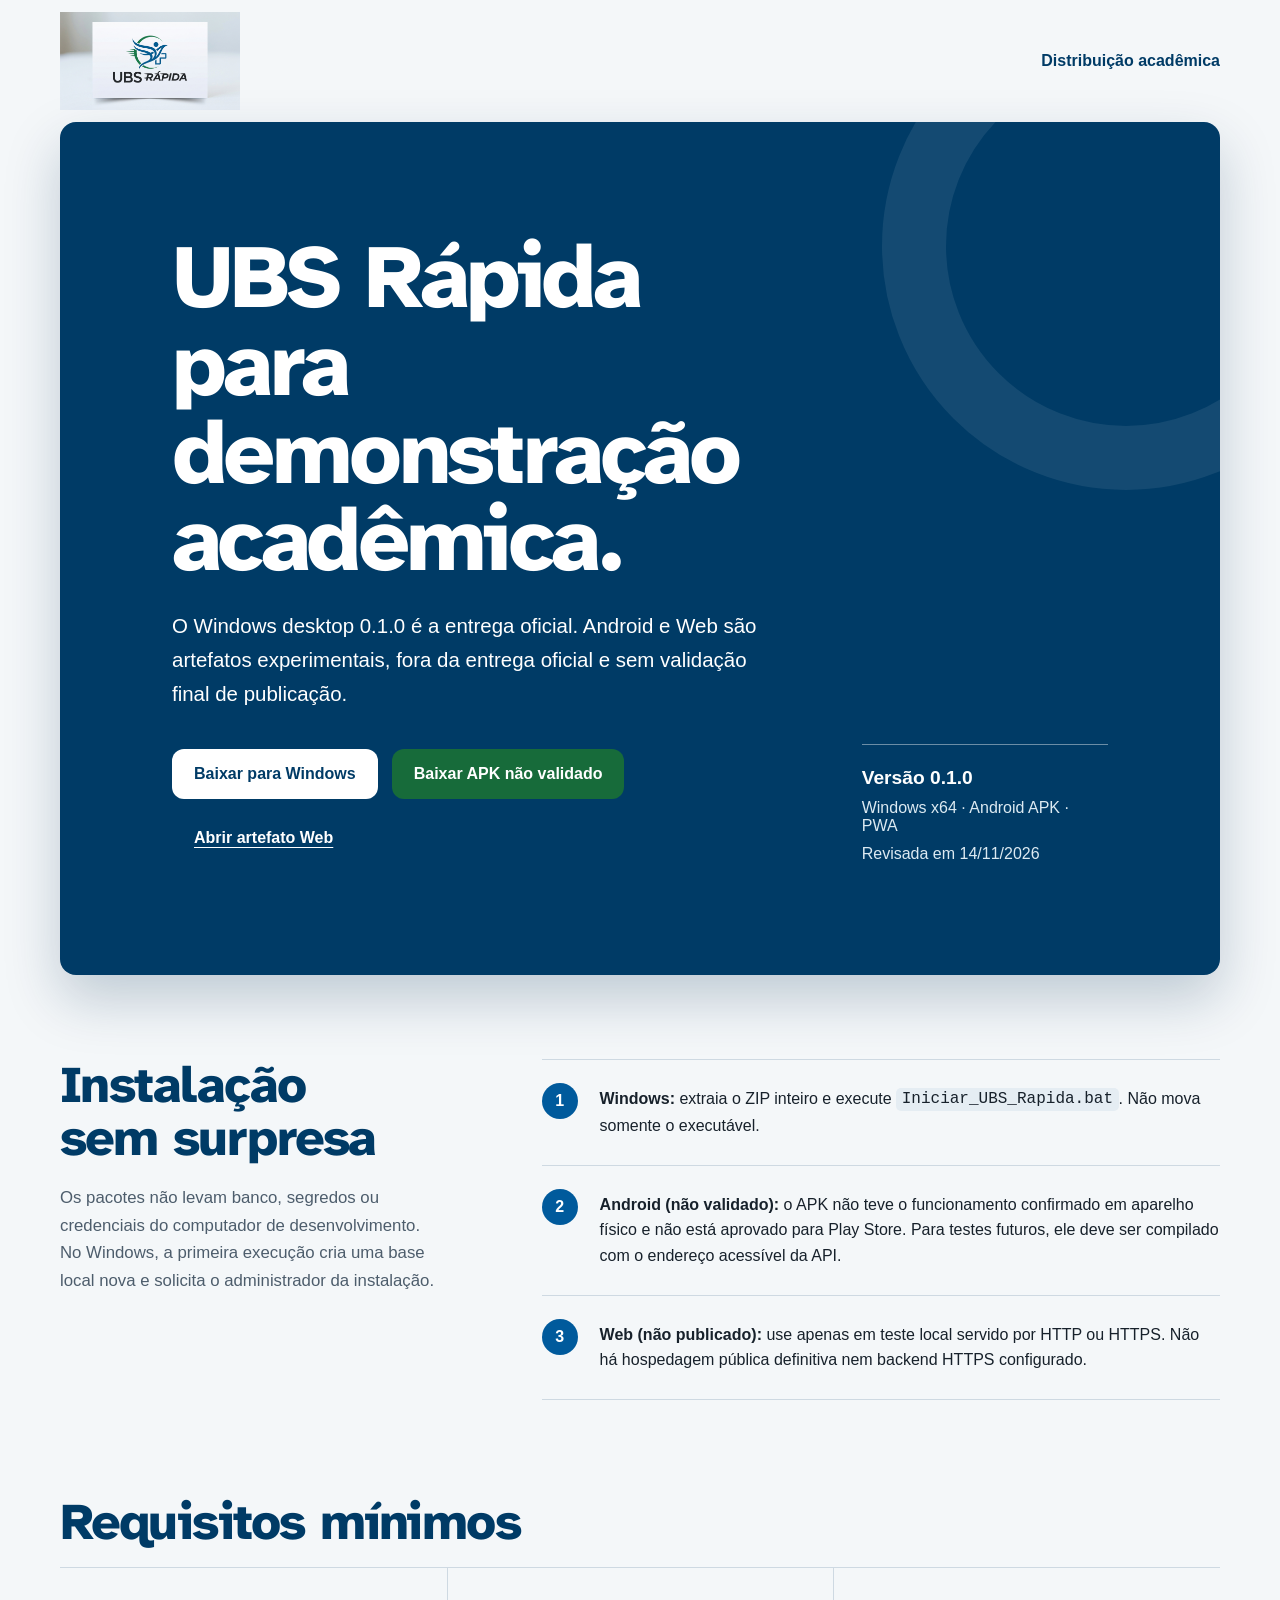
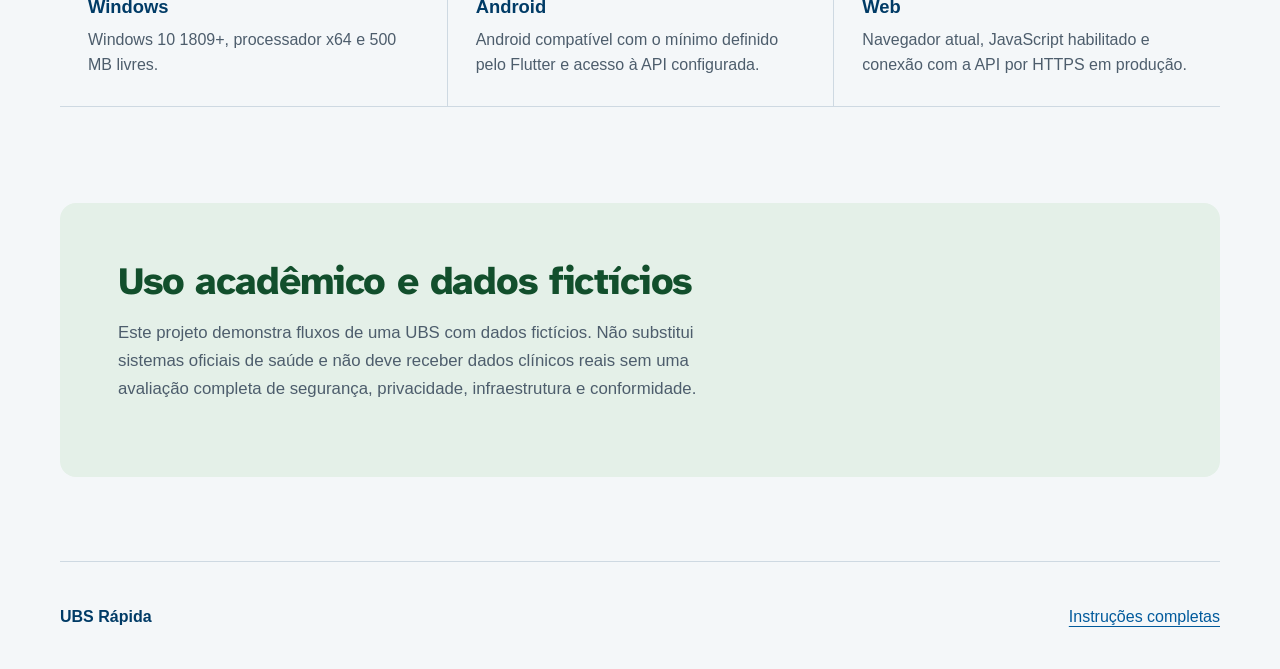
<file: packaging/downloads/index.html>
<!doctype html>
<html lang="pt-BR">
<head>
  <meta charset="utf-8">
  <meta name="viewport" content="width=device-width,initial-scale=1">
  <meta name="theme-color" content="#005a9c">
  <meta name="description" content="Downloads locais do aplicativo acadêmico UBS Rápida.">
  <title>Baixar UBS Rápida</title>
  <link rel="stylesheet" href="styles.css">
</head>
<body>
  <a class="skip-link" href="#conteudo">Ir para o conteúdo</a>
  <header class="topbar">
    <img src="assets/ubs-rapida-logo.jpg" alt="UBS Rápida" width="1408" height="768">
    <span>Distribuição acadêmica</span>
  </header>

  <main id="conteudo">
    <section class="hero" aria-labelledby="titulo">
      <div class="hero-copy">
        <h1 id="titulo">UBS Rápida para demonstração acadêmica.</h1>
        <p>O Windows desktop 0.1.0 é a entrega oficial. Android e Web são artefatos experimentais, fora da entrega oficial e sem validação final de publicação.</p>
        <div class="downloads" aria-label="Opções de download">
          <a class="button primary" href="../windows/UBS_Rapida-Windows-0.1.0.zip" download>Baixar para Windows</a>
          <a class="button secondary" href="../android/UBS_Rapida-Android-0.1.0.apk" download>Baixar APK não validado</a>
          <a class="button text" href="../web/index.html">Abrir artefato Web</a>
        </div>
      </div>
      <aside class="release" aria-label="Informações da versão">
        <strong>Versão 0.1.0</strong>
        <span>Windows x64 · Android APK · PWA</span>
        <span>Revisada em 14/11/2026</span>
      </aside>
    </section>

    <section class="instructions" aria-labelledby="instalacao">
      <div>
        <h2 id="instalacao">Instalação sem surpresa</h2>
        <p>Os pacotes não levam banco, segredos ou credenciais do computador de desenvolvimento. No Windows, a primeira execução cria uma base local nova e solicita o administrador da instalação.</p>
      </div>
      <ol>
        <li><strong>Windows:</strong> extraia o ZIP inteiro e execute <code>Iniciar_UBS_Rapida.bat</code>. Não mova somente o executável.</li>
        <li><strong>Android (não validado):</strong> o APK não teve o funcionamento confirmado em aparelho físico e não está aprovado para Play Store. Para testes futuros, ele deve ser compilado com o endereço acessível da API.</li>
        <li><strong>Web (não publicado):</strong> use apenas em teste local servido por HTTP ou HTTPS. Não há hospedagem pública definitiva nem backend HTTPS configurado.</li>
      </ol>
    </section>

    <section class="requirements" aria-labelledby="requisitos">
      <h2 id="requisitos">Requisitos mínimos</h2>
      <dl>
        <div><dt>Windows</dt><dd>Windows 10 1809+, processador x64 e 500 MB livres.</dd></div>
        <div><dt>Android</dt><dd>Android compatível com o mínimo definido pelo Flutter e acesso à API configurada.</dd></div>
        <div><dt>Web</dt><dd>Navegador atual, JavaScript habilitado e conexão com a API por HTTPS em produção.</dd></div>
      </dl>
    </section>

    <aside class="academic-note">
      <h2>Uso acadêmico e dados fictícios</h2>
      <p>Este projeto demonstra fluxos de uma UBS com dados fictícios. Não substitui sistemas oficiais de saúde e não deve receber dados clínicos reais sem uma avaliação completa de segurança, privacidade, infraestrutura e conformidade.</p>
    </aside>
  </main>

  <footer>
    <span>UBS Rápida</span>
    <a href="INSTALACAO.md">Instruções completas</a>
  </footer>
</body>
</html>
</file>
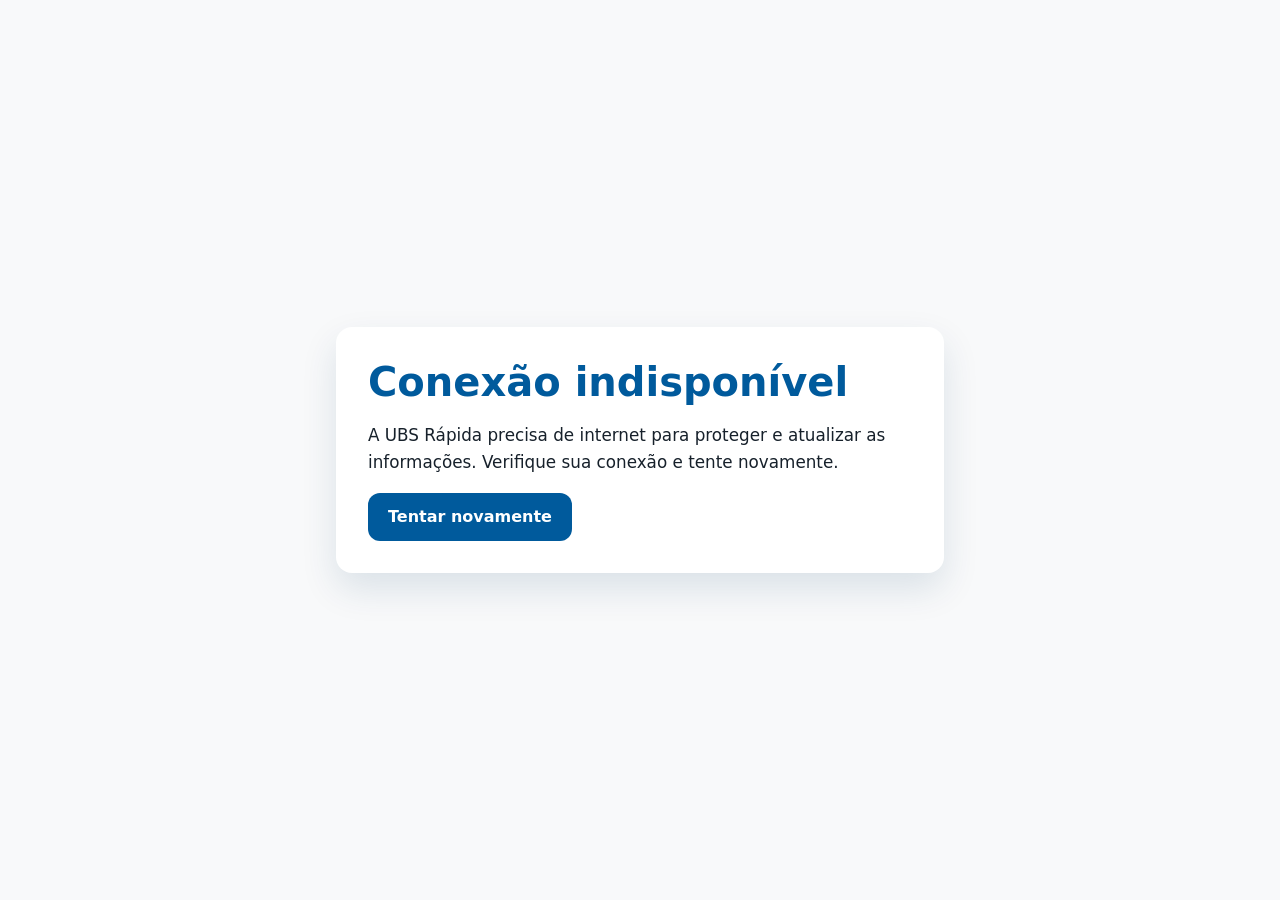
<file: frontend/web/offline.html>
<!doctype html>
<html lang="pt-BR">
<head>
  <meta charset="utf-8">
  <meta name="viewport" content="width=device-width,initial-scale=1">
  <meta name="theme-color" content="#005A9C">
  <title>UBS Rápida — sem conexão</title>
  <style>
    :root { color-scheme: light; font-family: system-ui, sans-serif; background: #f8f9fa; color: #17212b; }
    body { min-height: 100vh; display: grid; place-items: center; margin: 0; padding: 24px; box-sizing: border-box; }
    main { max-width: 34rem; padding: 32px; background: white; border-radius: 16px; box-shadow: 0 16px 36px rgba(0, 57, 99, .12); }
    h1 { color: #005a9c; margin: 0 0 12px; font-size: clamp(1.75rem, 5vw, 2.5rem); }
    p { font-size: 1.05rem; line-height: 1.6; }
    button { min-height: 48px; padding: 0 20px; border: 0; border-radius: 12px; background: #005a9c; color: white; font: inherit; font-weight: 700; cursor: pointer; }
    button:focus-visible { outline: 3px solid #17212b; outline-offset: 3px; }
  </style>
</head>
<body>
  <main>
    <h1>Conexão indisponível</h1>
    <p>A UBS Rápida precisa de internet para proteger e atualizar as informações. Verifique sua conexão e tente novamente.</p>
    <button type="button" onclick="location.reload()">Tentar novamente</button>
  </main>
</body>
</html>
</file>
<file: packaging/downloads/styles.css>
@font-face {
  font-family: "Atkinson Hyperlegible Next";
  src: url("assets/AtkinsonHyperlegibleNext-VariableFont_wght.ttf") format("truetype");
  font-style: normal;
  font-weight: 200 800;
  font-display: swap;
}

:root {
  color-scheme: light;
  --blue: #005a9c;
  --blue-dark: #003b66;
  --green: #176b3a;
  --ink: #17212b;
  --muted: #4d5d6c;
  --paper: #f4f7f9;
  --white: #ffffff;
  --line: #ced9e2;
  --focus: #f0b429;
  font-family: "Segoe UI", Arial, sans-serif;
  background: var(--paper);
  color: var(--ink);
}

* { box-sizing: border-box; }
html { scroll-behavior: smooth; }
body { margin: 0; min-width: 320px; }
main, section, div, aside, li, dl { min-width: 0; }
::selection { background: #c9e7f7; color: var(--blue-dark); }
a { color: var(--blue); text-underline-offset: .22em; }
a:focus-visible, button:focus-visible { outline: 3px solid var(--focus); outline-offset: 4px; }
.skip-link { position: fixed; z-index: 10; top: 12px; left: 12px; padding: 10px 14px; background: var(--ink); color: white; transform: translateY(-180%); }
.skip-link:focus { transform: translateY(0); }

.topbar, main, footer { width: min(1160px, calc(100% - 40px)); margin-inline: auto; }
.topbar { min-height: 122px; display: flex; align-items: center; justify-content: space-between; gap: 24px; color: var(--blue-dark); font-weight: 700; }
.topbar img { width: 180px; height: auto; display: block; object-fit: contain; }

.hero { position: relative; overflow: hidden; min-height: 590px; display: grid; grid-template-columns: minmax(0, 1.55fr) minmax(240px, .65fr); gap: clamp(40px, 8vw, 110px); align-items: end; padding: clamp(56px, 10vw, 112px); margin-bottom: 84px; background: var(--blue-dark); color: var(--white); border-radius: 16px; box-shadow: 0 24px 55px rgba(0, 46, 80, .22); }
.hero::after { content: ""; position: absolute; width: 360px; height: 360px; right: -150px; top: -120px; border: 64px solid rgba(255,255,255,.08); border-radius: 50%; }
.hero-copy { position: relative; z-index: 1; }
h1, h2 { margin-top: 0; font-family: "Atkinson Hyperlegible Next", "Segoe UI", sans-serif; text-wrap: balance; }
h1 { max-width: 12ch; margin-bottom: 24px; font-size: clamp(3rem, 7vw, 5.8rem); font-weight: 800; line-height: .98; letter-spacing: -.04em; }
.hero p { max-width: 62ch; margin: 0; color: var(--white); font-size: clamp(1.05rem, 1.8vw, 1.28rem); line-height: 1.65; }
.downloads { display: flex; flex-wrap: wrap; gap: 14px; margin-top: 38px; }
.button { min-height: 50px; display: inline-flex; align-items: center; justify-content: center; padding: 0 22px; border-radius: 12px; font-weight: 750; text-decoration: none; transition: transform .18s ease-out, background .18s ease-out, color .18s ease-out; }
.button:hover { transform: translateY(-2px); }
.button.primary { background: var(--white); color: var(--blue-dark); }
.button.secondary { background: var(--green); color: var(--white); }
.button.text { color: var(--white); text-decoration: underline; }
.release { position: relative; z-index: 1; display: grid; gap: 10px; padding-top: 22px; border-top: 1px solid rgba(255,255,255,.42); color: #dceaf2; font-variant-numeric: tabular-nums; }
.release strong { color: white; font-size: 1.2rem; }

.instructions { display: grid; grid-template-columns: .72fr 1.28fr; gap: clamp(36px, 8vw, 100px); align-items: start; margin-bottom: 96px; }
h2 { margin-bottom: 18px; color: var(--blue-dark); font-size: clamp(2rem, 4vw, 3.4rem); font-weight: 800; line-height: 1.05; letter-spacing: -.03em; }
.instructions p, .academic-note p { max-width: 65ch; color: var(--muted); font-size: 1.05rem; line-height: 1.65; }
ol { margin: 0; padding: 0; list-style: none; counter-reset: steps; border-top: 1px solid var(--line); }
ol li { counter-increment: steps; position: relative; padding: 26px 0 26px 58px; border-bottom: 1px solid var(--line); line-height: 1.6; }
ol li::before { content: counter(steps); position: absolute; left: 0; top: 23px; width: 36px; height: 36px; display: grid; place-items: center; border-radius: 50%; background: var(--blue); color: white; font-weight: 800; }
code { padding: .15em .35em; background: #e5edf3; border-radius: 5px; font-family: Consolas, monospace; }
p, li, dd, code { overflow-wrap: anywhere; }

.requirements { margin-bottom: 96px; }
.requirements dl { display: grid; grid-template-columns: repeat(3, 1fr); margin: 0; border-block: 1px solid var(--line); }
.requirements dl div { padding: 28px; }
.requirements dl div + div { border-left: 1px solid var(--line); }
dt { margin-bottom: 10px; color: var(--blue-dark); font-size: 1.15rem; font-weight: 800; }
dd { margin: 0; color: var(--muted); line-height: 1.55; }

.academic-note { margin-bottom: 84px; padding: clamp(28px, 6vw, 58px); background: #e4f0e8; border-radius: 16px; }
.academic-note h2 { color: #124f2c; font-size: clamp(1.8rem, 3vw, 2.7rem); }
footer { min-height: 110px; display: flex; align-items: center; justify-content: space-between; gap: 24px; border-top: 1px solid var(--line); color: var(--muted); }
footer span { color: var(--blue-dark); font-weight: 800; }

@media (max-width: 820px) {
  .topbar { min-height: 96px; }
  .topbar img { width: 136px; }
  .topbar span { font-size: .9rem; }
  .hero { min-height: auto; grid-template-columns: 1fr; align-items: start; gap: 54px; padding: 44px 26px; margin-bottom: 64px; }
  .topbar span { max-width: 148px; text-align: right; }
  h1 { max-width: 100%; font-size: clamp(2.65rem, 12vw, 4.7rem); }
  .downloads { align-items: stretch; }
  .button { flex: 1 1 100%; }
  .instructions { grid-template-columns: 1fr; margin-bottom: 72px; }
  .requirements { margin-bottom: 72px; }
  .requirements dl { grid-template-columns: 1fr; }
  .requirements dl div + div { border-left: 0; border-top: 1px solid var(--line); }
  footer { align-items: flex-start; flex-direction: column; justify-content: center; }
}

@media (prefers-reduced-motion: reduce) {
  *, *::before, *::after { scroll-behavior: auto !important; transition: none !important; }
}
</file>
